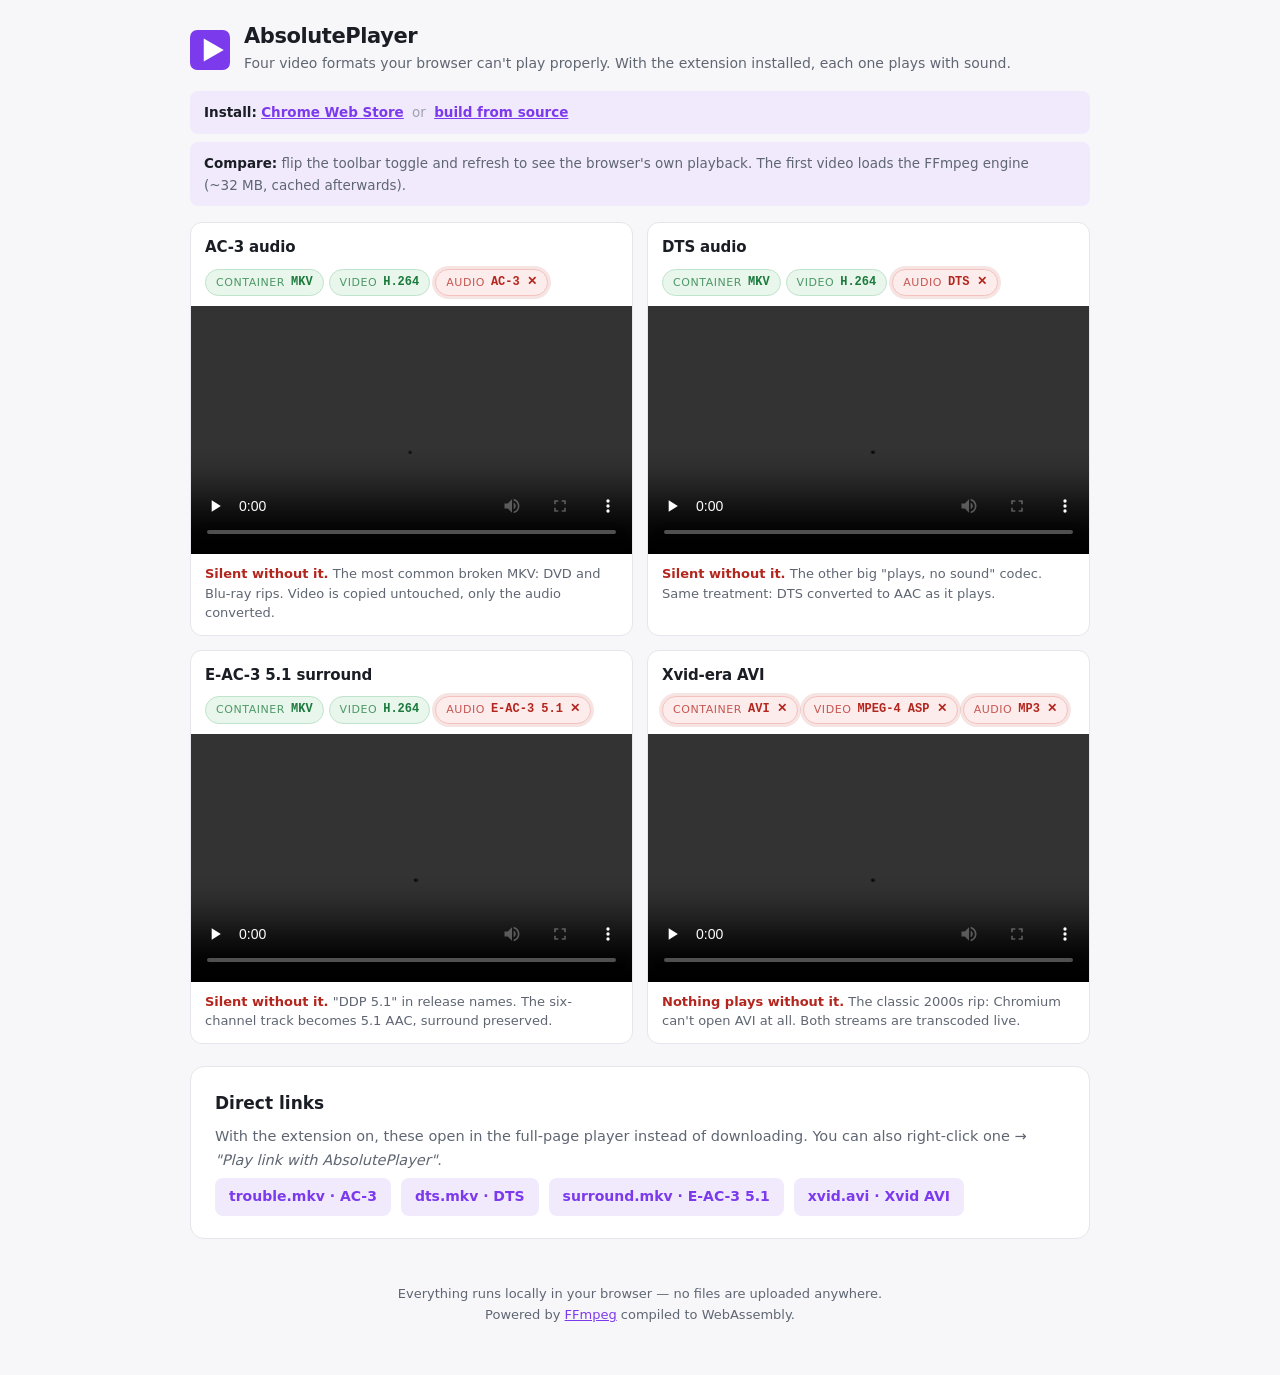
<file: demo/index.html>
<!DOCTYPE html>
<html lang="en">
<head>
  <meta charset="utf-8" />
  <meta name="viewport" content="width=device-width, initial-scale=1" />
  <title>AbsolutePlayer — Demo</title>
  <meta name="description" content="Live demo of the AbsolutePlayer browser extension: formats Chromium can't fully play, fixed on the fly with FFmpeg compiled to WebAssembly." />
  <style>
    :root {
      --bg: #f7f7fa;
      --card: #ffffff;
      --text: #1a1d24;
      --muted: #5f6672;
      --border: #e4e6eb;
      --accent: #7c3aed;
      --accent-soft: #f1eafd;
      --ok-bg: #e8f6ec;
      --ok-fg: #1c7a3d;
      --ok-border: #bfe3cb;
      --bad-bg: #fdecec;
      --bad-fg: #b3261e;
      --bad-border: #f3c1be;
      --kbd-bg: #eef0f4;
    }
    @media (prefers-color-scheme: dark) {
      :root {
        --bg: #0f1115;
        --card: #181b22;
        --text: #e6e9ef;
        --muted: #9aa3b2;
        --border: #2a2f3a;
        --accent: #a78bfa;
        --accent-soft: #251d38;
        --ok-bg: #12271a;
        --ok-fg: #6fce8f;
        --ok-border: #1f4a2c;
        --bad-bg: #321618;
        --bad-fg: #f2837c;
        --bad-border: #5c2320;
        --kbd-bg: #232732;
      }
    }
    * { box-sizing: border-box; }
    body {
      margin: 0;
      background: var(--bg);
      color: var(--text);
      font: 16px/1.65 system-ui, -apple-system, "Segoe UI", sans-serif;
    }
    .wrap { max-width: 940px; margin: 0 auto; padding: 0 20px 50px; }

    header.hero {
      display: flex;
      align-items: center;
      gap: 14px;
      padding: 24px 0 16px;
    }
    .hero .logo {
      display: inline-flex;
      width: 40px; height: 40px;
      flex: 0 0 auto;
    }
    .hero .logo svg { display: block; }
    h1 { font-size: 21px; line-height: 1.2; margin: 0; letter-spacing: -0.02em; }
    .hero p.sub {
      color: var(--muted);
      margin: 3px 0 0;
      font-size: 14px;
    }

    .panel {
      background: var(--card);
      border: 1px solid var(--border);
      border-radius: 14px;
      padding: 22px 24px;
      margin: 22px 0;
    }
    .panel.howto { border-left: 4px solid var(--accent); }
    .panel.howto h2 { margin: 0 0 10px; font-size: 17px; }
    .steps { margin: 0; padding: 0; list-style: none; counter-reset: s; }
    .steps li {
      counter-increment: s;
      position: relative;
      padding: 6px 0 6px 40px;
      color: var(--muted);
    }
    .steps li strong { color: var(--text); font-weight: 600; }
    .steps li::before {
      content: counter(s);
      position: absolute;
      left: 0; top: 8px;
      width: 26px; height: 26px;
      border-radius: 50%;
      background: var(--accent-soft);
      color: var(--accent);
      font-weight: 700;
      font-size: 14px;
      display: flex;
      align-items: center;
      justify-content: center;
    }
    kbd {
      background: var(--kbd-bg);
      border: 1px solid var(--border);
      border-bottom-width: 2px;
      border-radius: 6px;
      padding: 1px 7px;
      font: 600 13px/1.6 ui-monospace, Menlo, monospace;
    }

    .tip {
      background: var(--accent-soft);
      border-radius: 8px;
      padding: 10px 14px;
      margin: 0;
      font-size: 13.5px;
      color: var(--muted);
    }
    .tip strong { color: var(--text); }
    .tip a { color: var(--accent); font-weight: 600; }
    .tip .sep { opacity: 0.55; margin: 0 4px; }
    .tip + .tip { margin-top: 8px; }
    .cases {
      display: grid;
      grid-template-columns: repeat(2, minmax(0, 1fr));
      gap: 14px;
      margin: 16px 0;
    }
    @media (max-width: 820px) { .cases { grid-template-columns: 1fr; } }
    section.case {
      background: var(--card);
      border: 1px solid var(--border);
      border-radius: 12px;
      overflow: hidden;
      margin: 0;
    }
    .case-head { padding: 12px 14px 0; }
    .case-head h2 { margin: 0 0 9px; font-size: 15px; letter-spacing: -0.01em; }

    .chips { display: flex; flex-wrap: wrap; gap: 5px; padding: 0 14px 10px; }
    .chip {
      display: inline-flex;
      align-items: center;
      gap: 6px;
      border-radius: 999px;
      padding: 3px 10px;
      font: 600 12px/1.6 ui-monospace, Menlo, monospace;
      border: 1px solid var(--ok-border);
      background: var(--ok-bg);
      color: var(--ok-fg);
    }
    .chip .lbl { font: 500 11px/1 system-ui, sans-serif; opacity: 0.75; text-transform: uppercase; letter-spacing: 0.05em; }
    .chip.bad {
      background: var(--bad-bg);
      color: var(--bad-fg);
      border-color: var(--bad-border);
      box-shadow: 0 0 0 3px color-mix(in srgb, var(--bad-fg) 12%, transparent);
    }
    video { display: block; width: 100%; background: #000; aspect-ratio: 16/9; }
    .case-foot { padding: 10px 14px 12px; font-size: 13px; line-height: 1.5; color: var(--muted); margin: 0; }
    .x { color: var(--bad-fg); font-weight: 600; }
    .v { color: var(--ok-fg); font-weight: 600; }

    .links { display: flex; flex-wrap: wrap; gap: 10px; margin-top: 6px; }
    .links a {
      display: inline-block;
      background: var(--accent-soft);
      color: var(--accent);
      text-decoration: none;
      font-weight: 600;
      font-size: 14px;
      padding: 7px 14px;
      border-radius: 8px;
    }
    .links a:hover { filter: brightness(0.95); }
    .panel h2 { font-size: 17px; margin: 0 0 8px; }
    .panel p { color: var(--muted); font-size: 14.5px; margin: 0 0 4px; }

    footer {
      text-align: center;
      color: var(--muted);
      font-size: 13px;
      margin-top: 44px;
    }
    footer a { color: var(--accent); }
  </style>
</head>
<body>
  <div class="wrap">

    <header class="hero">
      <div class="logo" aria-hidden="true">
        <!-- Mark mirrors /logo.svg, the canonical source for the icon set. -->
        <svg width="40" height="40" viewBox="0 0 128 128">
          <rect width="128" height="128" rx="23" fill="#7c3aed"/>
          <path d="M44 27 L44 101 L108 64 Z" fill="#ffffff"/>
        </svg>
      </div>
      <div>
        <h1>AbsolutePlayer</h1>
        <p class="sub">
          Four video formats your browser can't play properly. With the
          extension installed, each one plays with sound.
        </p>
      </div>
    </header>

    <p class="tip">
      <strong>Install:</strong>
      <a href="https://chromewebstore.google.com/detail/absoluteplayer/ffpklomeappfmkkaipcjgkdpgbbfpdaf">Chrome&nbsp;Web&nbsp;Store</a>
      <span class="sep">or</span>
      <a href="https://github.com/hiburn8/AbsolutePlayer">build&nbsp;from&nbsp;source</a>
    </p>

    <p class="tip">
      <strong>Compare:</strong> flip the toolbar toggle and refresh to see the
      browser's own playback. The first video loads the FFmpeg engine
      (~32&nbsp;MB, cached afterwards).
    </p>

    <div class="cases">

      <section class="case">
        <div class="case-head">
          <h2>AC-3 audio</h2>
        </div>
        <div class="chips">
          <span class="chip"><span class="lbl">container</span> MKV</span>
          <span class="chip"><span class="lbl">video</span> H.264</span>
          <span class="chip bad"><span class="lbl">audio</span> AC-3 ✕</span>
        </div>
        <video src="trouble.mkv" controls preload="none"></video>
        <p class="case-foot">
          <span class="x">Silent without it.</span> The most common broken MKV:
          DVD and Blu-ray rips. Video is copied untouched, only the audio converted.
        </p>
      </section>

      <section class="case">
        <div class="case-head">
          <h2>DTS audio</h2>
        </div>
        <div class="chips">
          <span class="chip"><span class="lbl">container</span> MKV</span>
          <span class="chip"><span class="lbl">video</span> H.264</span>
          <span class="chip bad"><span class="lbl">audio</span> DTS ✕</span>
        </div>
        <video src="dts.mkv" controls preload="none"></video>
        <p class="case-foot">
          <span class="x">Silent without it.</span> The other big "plays, no
          sound" codec. Same treatment: DTS converted to AAC as it plays.
        </p>
      </section>

      <section class="case">
        <div class="case-head">
          <h2>E-AC-3 5.1 surround</h2>
        </div>
        <div class="chips">
          <span class="chip"><span class="lbl">container</span> MKV</span>
          <span class="chip"><span class="lbl">video</span> H.264</span>
          <span class="chip bad"><span class="lbl">audio</span> E-AC-3 5.1 ✕</span>
        </div>
        <video src="surround.mkv" controls preload="none"></video>
        <p class="case-foot">
          <span class="x">Silent without it.</span> "DDP 5.1" in release names.
          The six-channel track becomes 5.1 AAC, surround preserved.
        </p>
      </section>

      <section class="case">
        <div class="case-head">
          <h2>Xvid-era AVI</h2>
        </div>
        <div class="chips">
          <span class="chip bad"><span class="lbl">container</span> AVI ✕</span>
          <span class="chip bad"><span class="lbl">video</span> MPEG-4 ASP ✕</span>
          <span class="chip bad"><span class="lbl">audio</span> MP3 ✕</span>
        </div>
        <video src="xvid.avi" controls preload="none"></video>
        <p class="case-foot">
          <span class="x">Nothing plays without it.</span> The classic 2000s rip:
          Chromium can't open AVI at all. Both streams are transcoded live.
        </p>
      </section>

    </div>

    <div class="panel">
      <h2>Direct links</h2>
      <p>With the extension on, these open in the full-page player instead of downloading.
      You can also right-click one → <em>"Play link with AbsolutePlayer"</em>.</p>
      <div class="links">
        <a href="trouble.mkv">trouble.mkv · AC-3</a>
        <a href="dts.mkv">dts.mkv · DTS</a>
        <a href="surround.mkv">surround.mkv · E-AC-3 5.1</a>
        <a href="xvid.avi">xvid.avi · Xvid AVI</a>
      </div>
    </div>

    <footer>
      Everything runs locally in your browser — no files are uploaded anywhere.<br/>
      Powered by <a href="https://ffmpeg.org">FFmpeg</a> compiled to WebAssembly.
    </footer>

  </div>
</body>
</html>
</file>
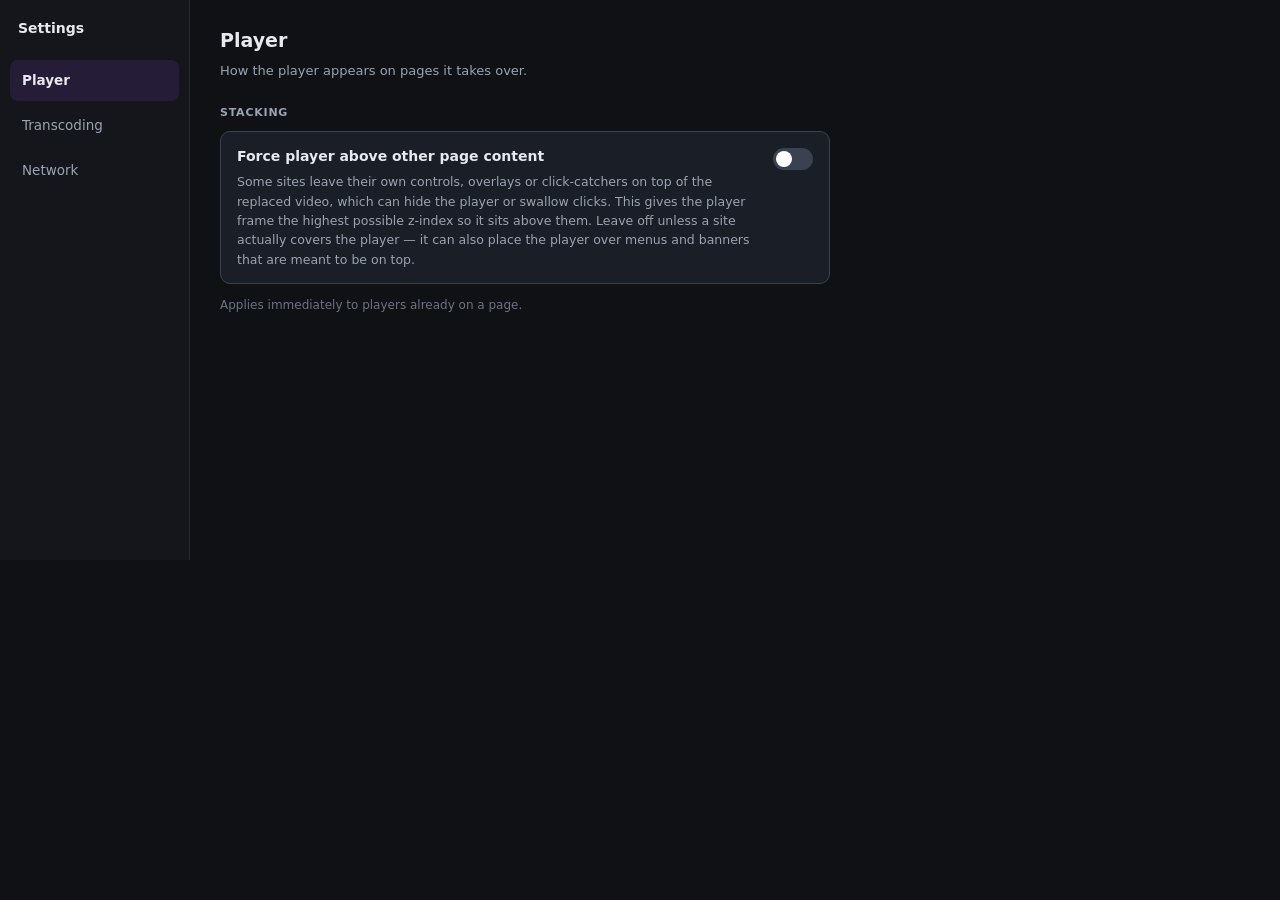
<file: options.html>
<!DOCTYPE html>
<html>
<head>
  <meta charset="utf-8" />
  <title>AbsolutePlayer — Advanced settings</title>
  <style>
    * { box-sizing: border-box; }
    body {
      width: 860px;
      height: 560px;
      margin: 0;
      display: flex;
      background: #0f1115;
      color: #e6e9ef;
      font: 13px/1.55 system-ui, -apple-system, "Segoe UI", sans-serif;
    }

    /* ---- sidebar ---- */
    nav {
      width: 190px;
      flex: 0 0 auto;
      background: #14161c;
      border-right: 1px solid #262b35;
      padding: 18px 10px;
      display: flex;
      flex-direction: column;
      gap: 4px;
    }
    .brand {
      display: flex;
      align-items: center;
      gap: 9px;
      font-weight: 700;
      font-size: 14px;
      padding: 0 8px 16px;
    }
    .nav-item {
      text-align: left;
      background: none;
      border: 0;
      color: #9aa3b2;
      font: inherit;
      font-size: 13.5px;
      padding: 10px 12px;
      border-radius: 8px;
      cursor: pointer;
    }
    .nav-item.active {
      background: #251d38;
      color: #e6e9ef;
      font-weight: 600;
    }
    .nav-item:hover:not(.active) { background: #1a1e26; color: #cdd3dd; }

    /* ---- content ---- */
    main {
      flex: 1 1 auto;
      padding: 26px 30px;
      overflow-y: auto;
    }
    h1 { font-size: 19px; margin: 0 0 6px; }
    p.lead { color: #9aa3b2; margin: 0 0 22px; font-size: 13px; }
    h2 {
      font-size: 11px;
      text-transform: uppercase;
      letter-spacing: 0.07em;
      color: #9aa3b2;
      margin: 22px 0 10px;
    }
    .options-row {
      display: grid;
      grid-template-columns: 1fr 1fr;
      gap: 12px;
      align-items: stretch;
    }
    .option {
      display: flex;
      gap: 10px;
      align-items: flex-start;
      background: #1a1e26;
      border: 1px solid #3a4150;
      border-radius: 10px;
      padding: 14px 16px;
      cursor: pointer;
    }
    .option:has(input:checked) {
      border-color: #7c3aed;
      background: #1d1930;
    }
    .option input { margin-top: 3px; accent-color: #7c3aed; }
    .option .title { font-weight: 600; font-size: 14px; }
    .option .title i { font-style: italic; color: #a78bfa; }
    .option p { margin: 5px 0 0; color: #9aa3b2; font-size: 12.5px; }
    p.hint { color: #6b7280; font-size: 12px; margin: 12px 0 0; }

    /* ---- toggle rows ---- */
    .setting {
      display: flex;
      gap: 16px;
      align-items: flex-start;
      justify-content: space-between;
      background: #1a1e26;
      border: 1px solid #3a4150;
      border-radius: 10px;
      padding: 14px 16px;
    }
    .setting .label { font-weight: 600; font-size: 14px; }
    .setting p { margin: 5px 0 0; color: #9aa3b2; font-size: 12.5px; max-width: 520px; }
    .switch { position: relative; width: 40px; height: 22px; flex: 0 0 auto; margin-top: 2px; }
    .switch input { opacity: 0; width: 0; height: 0; }
    .slider {
      position: absolute;
      inset: 0;
      background: #3a4150;
      border-radius: 11px;
      cursor: pointer;
      transition: background 0.15s;
    }
    .slider::before {
      content: "";
      position: absolute;
      width: 16px;
      height: 16px;
      left: 3px;
      top: 3px;
      background: #fff;
      border-radius: 50%;
      transition: transform 0.15s;
    }
    .switch input:checked + .slider { background: #7c3aed; }
    .switch input:checked + .slider::before { transform: translateX(18px); }

    /* ---- range slider ---- */
    .setting.stacked { display: block; }
    .range-wrap { margin: 16px 4px 0; }
    input[type="range"] {
      -webkit-appearance: none;
      appearance: none;
      width: 100%;
      height: 4px;
      border-radius: 2px;
      background: #3a4150;
      outline: none;
    }
    input[type="range"]::-webkit-slider-thumb {
      -webkit-appearance: none;
      appearance: none;
      width: 16px;
      height: 16px;
      border-radius: 50%;
      background: #7c3aed;
      border: 2px solid #e6e9ef;
      cursor: pointer;
    }
    .ticks {
      display: flex;
      justify-content: space-between;
      margin-top: 8px;
      font-size: 12px;
      color: #6b7280;
    }
    .ticks span {
      flex: 1 1 0;
      text-align: center;
      cursor: pointer;
    }
    .ticks span:first-child { text-align: left; }
    .ticks span:last-child { text-align: right; }
    .ticks span.on { color: #a78bfa; font-weight: 600; }
    .ticks b { display: block; font-weight: 600; font-size: 12.5px; color: inherit; }
  </style>
</head>
<body>
  <nav>
    <div class="brand">Settings</div>
    <button class="nav-item active" data-section="player">Player</button>
    <button class="nav-item" data-section="transcoding">Transcoding</button>
    <button class="nav-item" data-section="network">Network</button>
  </nav>

  <main>
    <section id="section-player">
      <h1>Player</h1>
      <p class="lead">How the player appears on pages it takes over.</p>

      <h2>Stacking</h2>
      <div class="setting">
        <div>
          <div class="label">Force player above other page content</div>
          <p>Some sites leave their own controls, overlays or click-catchers on
          top of the replaced video, which can hide the player or swallow
          clicks. This gives the player frame the highest possible z-index so
          it sits above them. Leave off unless a site actually covers the
          player — it can also place the player over menus and banners that
          are meant to be on top.</p>
        </div>
        <label class="switch" title="Force player above other page content">
          <input type="checkbox" id="force-on-top" />
          <span class="slider"></span>
        </label>
      </div>
      <p class="hint">Applies immediately to players already on a page.</p>
    </section>

    <section id="section-transcoding" hidden>
      <h1>Transcoding</h1>
      <p class="lead">How videos are converted for playback.</p>

      <h2>Quality</h2>
      <div class="setting stacked">
        <div class="label">Transcode quality</div>
        <p>Encoder effort for streams that have to be re-encoded. Higher
        settings look better and compress harder, but convert more slowly —
        on large or high-resolution video, playback can end up waiting for the
        converter. Streams that are copied unchanged (most MKV video) are
        unaffected; for those, this only sets the audio bitrate.</p>
        <div class="range-wrap">
          <input type="range" id="transcode-quality" min="0" max="2" step="1" value="0" />
          <div class="ticks">
            <span data-idx="0">Normal<b>Fastest</b></span>
            <span data-idx="1">High<b>~2× slower</b></span>
            <span data-idx="2">Highest<b>~3–4× slower</b></span>
          </div>
        </div>
      </div>

      <h2>Remote files</h2>
      <div class="options-row">
        <label class="option">
          <input type="radio" name="mode" value="stream" />
          <div>
            <div class="title">Transcode <i>while</i> Download</div>
            <p>Stream, convert and play simultaneously when the server supports
            byte ranges — playback starts in seconds, nothing is pre-downloaded.
            Falls back automatically on servers that don't. (Default)</p>
          </div>
        </label>
        <label class="option">
          <input type="radio" name="mode" value="prefetch" />
          <div>
            <div class="title">Download <i>then</i> Transcode</div>
            <p>Always download the whole file to disk first, then convert.
            Most compatible; slower to first frame.</p>
          </div>
        </label>
      </div>
      <p class="hint">Changes apply from the next playback. Local files are unaffected.</p>
    </section>

    <section id="section-network" hidden>
      <h1>Network</h1>
      <p class="lead">How remote files are requested.</p>

      <h2>Redirects</h2>
      <div class="setting">
        <div>
          <div class="label">Cache resolved (redirected) sources</div>
          <p>When a URL redirects to the real file, remember where it landed and
          request each chunk from there — so a redirecting service is contacted
          once per playback instead of once per chunk. Much faster on sources
          behind a resolver. If the destination expires, it is re-resolved
          automatically. Turn off if a source rejects reused links.</p>
        </div>
        <label class="switch" title="Cache resolved (redirected) sources">
          <input type="checkbox" id="cache-resolved" />
          <span class="slider"></span>
        </label>
      </div>
      <h2>Transfer</h2>
      <div class="setting stacked">
        <div class="label">Network speed</div>
        <p>Sets how much of a remote file is requested at a time. Faster
        connections benefit from larger chunks: fewer round-trips means less
        latency when seeking and higher throughput. On slower connections a
        large chunk stalls playback while it downloads.</p>
        <div class="range-wrap">
          <input type="range" id="net-speed" min="0" max="2" step="1" value="0" />
          <div class="ticks">
            <span data-idx="0">Normal<b>8 MB</b></span>
            <span data-idx="1">Fast<b>16 MB</b></span>
            <span data-idx="2">Very Fast<b>32 MB</b></span>
          </div>
        </div>
      </div>
      <p class="hint">Changes apply from the next playback. Affects remote sources
      streamed directly; local files are read from disk and unaffected.</p>
    </section>
  </main>

  <script src="options.js"></script>
</body>
</html>
</file>
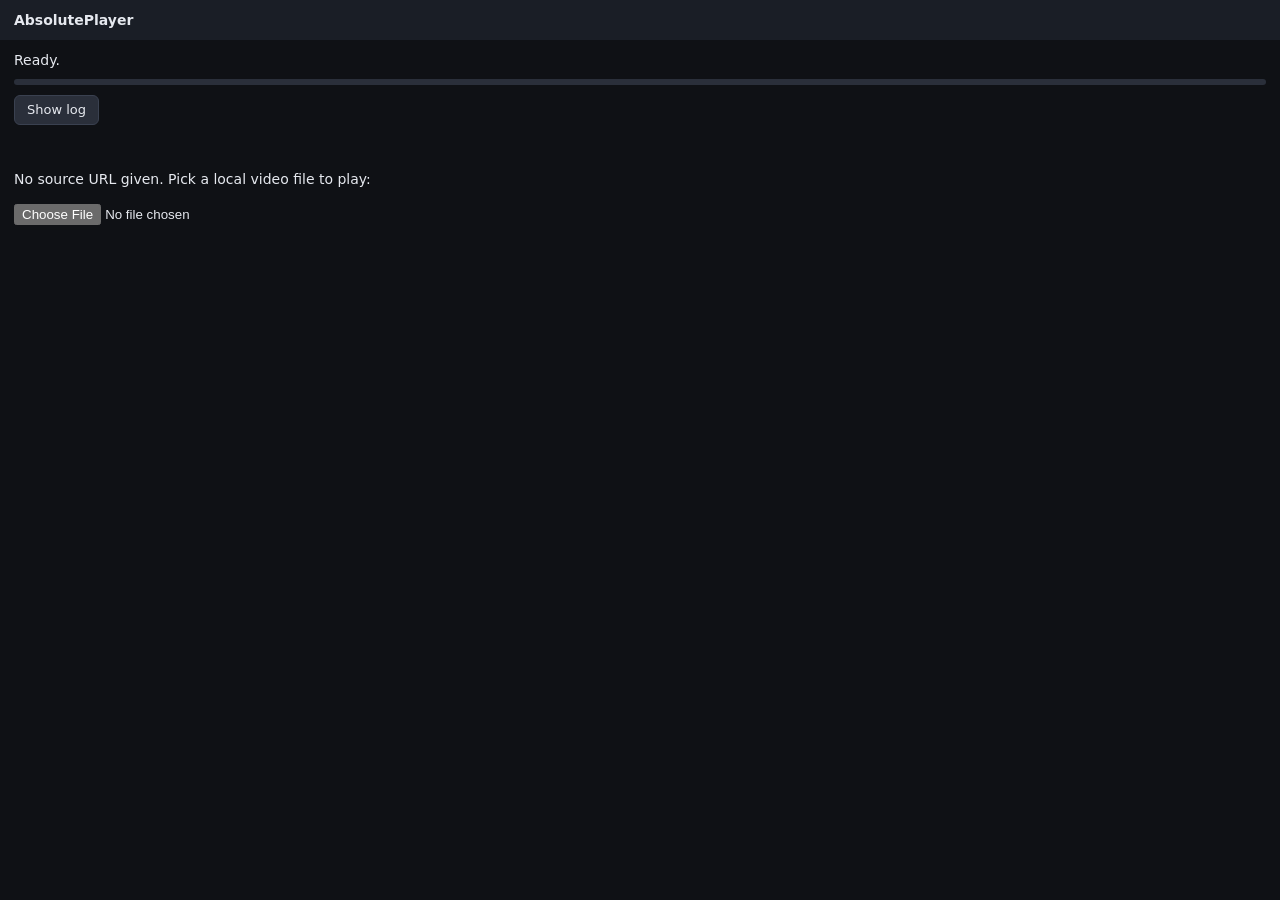
<file: player.html>
<!DOCTYPE html>
<html>
<head>
  <meta charset="utf-8" />
  <title>AbsolutePlayer</title>
  <link rel="stylesheet" href="player.css" />
</head>
<body>
  <div id="app">
    <header id="header">
      <span id="title">AbsolutePlayer</span>
      <span id="filename"></span>
    </header>

    <section id="status-panel">
      <div id="status">Starting…</div>
      <div id="progress-track"><div id="progress-bar"></div></div>
      <div id="actions">
        <button id="btn-transcode" hidden>Force full transcode</button>
        <a id="btn-download" hidden download>Save converted file</a>
        <a id="btn-original" hidden download>Save original</a>
        <button id="btn-log-toggle">Show log</button>
      </div>
      <pre id="log" hidden></pre>
    </section>

    <section id="picker" hidden>
      <p>No source URL given. Pick a local video file to play:</p>
      <input type="file" id="file-input" accept="video/*,.mkv,.avi,.flv,.wmv,.ts,.m2ts,.mts,.vob,.mpg,.mpeg,.3gp,.f4v,.ogm,.rm,.rmvb,.asf,.divx" />
    </section>

    <video id="video" controls hidden></video>
  </div>

  <script type="module" src="player.js"></script>
</body>
</html>
</file>
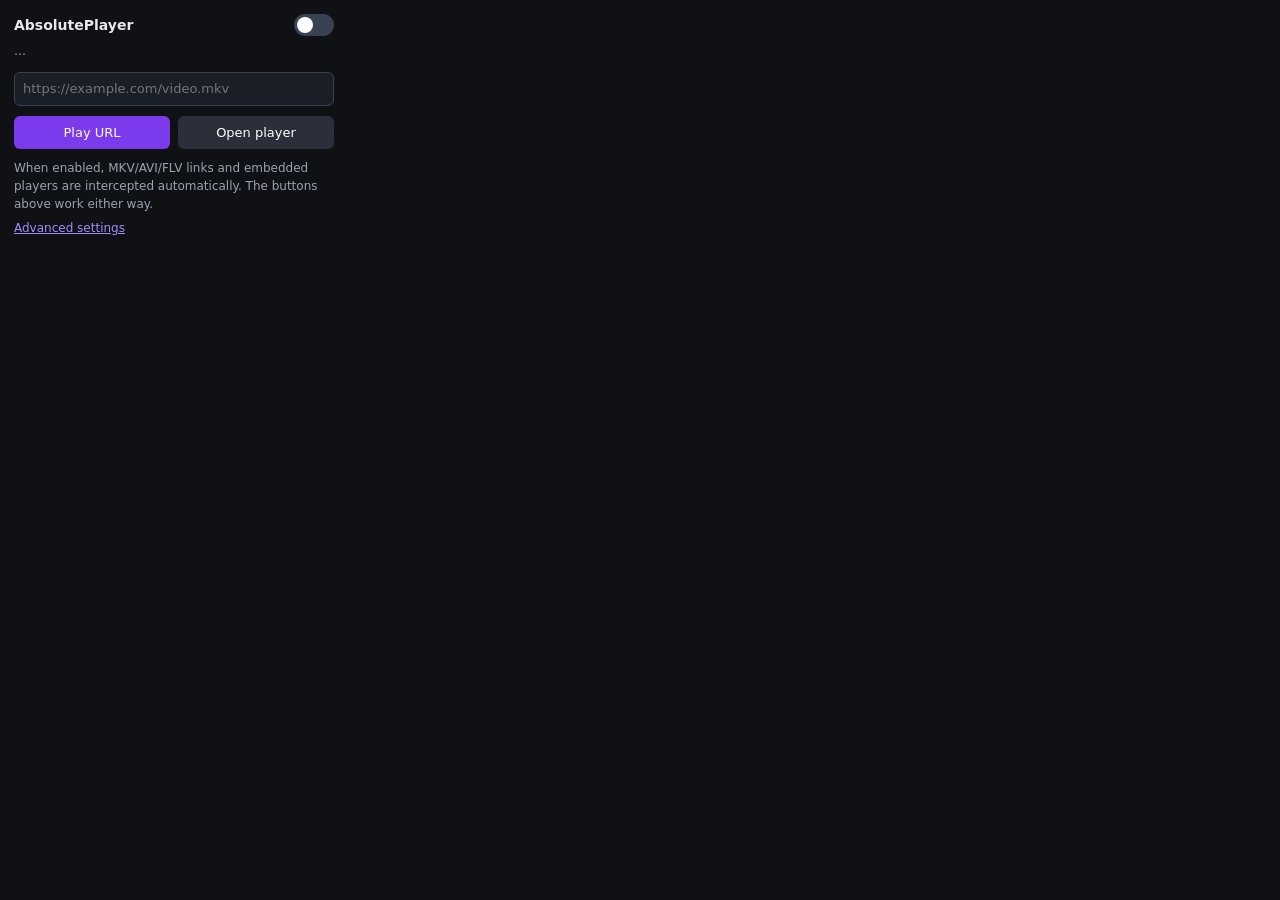
<file: popup.html>
<!DOCTYPE html>
<html>
<head>
  <meta charset="utf-8" />
  <style>
    body {
      width: 320px;
      margin: 0;
      padding: 14px;
      background: #0f1115;
      color: #e6e9ef;
      font: 13px/1.5 system-ui, -apple-system, sans-serif;
    }
    h1 { font-size: 14px; margin: 0; }
    .header-row {
      display: flex;
      align-items: center;
      justify-content: space-between;
      margin-bottom: 12px;
    }
    /* toggle switch */
    .switch { position: relative; width: 40px; height: 22px; flex: 0 0 auto; }
    .switch input { opacity: 0; width: 0; height: 0; }
    .slider {
      position: absolute;
      inset: 0;
      background: #3a4150;
      border-radius: 11px;
      cursor: pointer;
      transition: background 0.15s;
    }
    .slider::before {
      content: "";
      position: absolute;
      width: 16px;
      height: 16px;
      left: 3px;
      top: 3px;
      background: #fff;
      border-radius: 50%;
      transition: transform 0.15s;
    }
    .switch input:checked + .slider { background: #7c3aed; }
    .switch input:checked + .slider::before { transform: translateX(18px); }
    #state-label { color: #9aa3b2; font-size: 12px; margin: -6px 0 12px; }
    input[type="url"] {
      width: 100%;
      box-sizing: border-box;
      background: #1a1e26;
      color: inherit;
      border: 1px solid #3a4150;
      border-radius: 6px;
      padding: 6px 8px;
      font: inherit;
    }
    .row { display: flex; gap: 8px; margin-top: 10px; }
    button {
      flex: 1;
      background: #7c3aed;
      color: #fff;
      border: 0;
      border-radius: 6px;
      padding: 7px 0;
      font: inherit;
      cursor: pointer;
    }
    button.secondary { background: #2a2f3a; }
    p.hint { color: #9aa3b2; margin: 10px 0 0; font-size: 12px; }
  </style>
</head>
<body>
  <div class="header-row">
    <h1>AbsolutePlayer</h1>
    <label class="switch" title="Enable/disable interception">
      <input type="checkbox" id="toggle" />
      <span class="slider"></span>
    </label>
  </div>
  <div id="state-label">…</div>

  <input type="url" id="url" placeholder="https://example.com/video.mkv" />
  <div class="row">
    <button id="play">Play URL</button>
    <button id="open" class="secondary">Open player</button>
  </div>
  <p class="hint">
    When enabled, MKV/AVI/FLV links and embedded players are intercepted
    automatically. The buttons above work either way.
  </p>
  <p class="hint" style="margin-top: 6px">
    <a id="advanced" href="#" style="color: #a78bfa">Advanced settings</a>
  </p>
  <script src="popup.js"></script>
</body>
</html>
</file>
<file: player.css>
:root {
  color-scheme: dark;
  --bg: #0f1115;
  --panel: #1a1e26;
  --text: #e6e9ef;
  --muted: #9aa3b2;
  --accent: #7c3aed;
}

* { box-sizing: border-box; }

html, body {
  margin: 0;
  height: 100%;
  background: var(--bg);
  color: var(--text);
  font: 14px/1.45 system-ui, -apple-system, "Segoe UI", sans-serif;
}

#app {
  display: flex;
  flex-direction: column;
  height: 100%;
}

#header {
  display: flex;
  align-items: baseline;
  gap: 10px;
  padding: 10px 14px;
  background: var(--panel);
  flex: 0 0 auto;
}

#title { font-weight: 600; }
#filename {
  color: var(--muted);
  overflow: hidden;
  text-overflow: ellipsis;
  white-space: nowrap;
}

#status-panel {
  padding: 10px 14px;
  flex: 0 0 auto;
}

#status { margin-bottom: 8px; }

#progress-track {
  height: 6px;
  border-radius: 3px;
  background: #2a2f3a;
  overflow: hidden;
}

#progress-bar {
  height: 100%;
  width: 0%;
  background: var(--accent);
  transition: width 0.15s linear;
}

#actions {
  display: flex;
  gap: 8px;
  margin-top: 10px;
  flex-wrap: wrap;
}

button, a[download] {
  background: #2a2f3a;
  color: var(--text);
  border: 1px solid #3a4150;
  border-radius: 6px;
  padding: 5px 12px;
  font: inherit;
  font-size: 13px;
  cursor: pointer;
  text-decoration: none;
}

button:hover, a[download]:hover { background: #333a48; }

#log {
  margin: 10px 0 0;
  max-height: 180px;
  overflow: auto;
  background: #05070a;
  border-radius: 6px;
  padding: 8px 10px;
  font: 11px/1.5 ui-monospace, Menlo, monospace;
  color: #9fb6a0;
  white-space: pre-wrap;
  word-break: break-all;
}

#picker { padding: 20px 14px; }

#video {
  flex: 1 1 auto;
  min-height: 0;
  width: 100%;
  background: #000;
  outline: none;
}

/* Embedded mode: player fills a small iframe, keep chrome minimal */
body.embedded #header { display: none; }
body.embedded #status-panel { padding: 6px 10px; }
body.embedded.playing #status-panel { display: none; }
</file>
